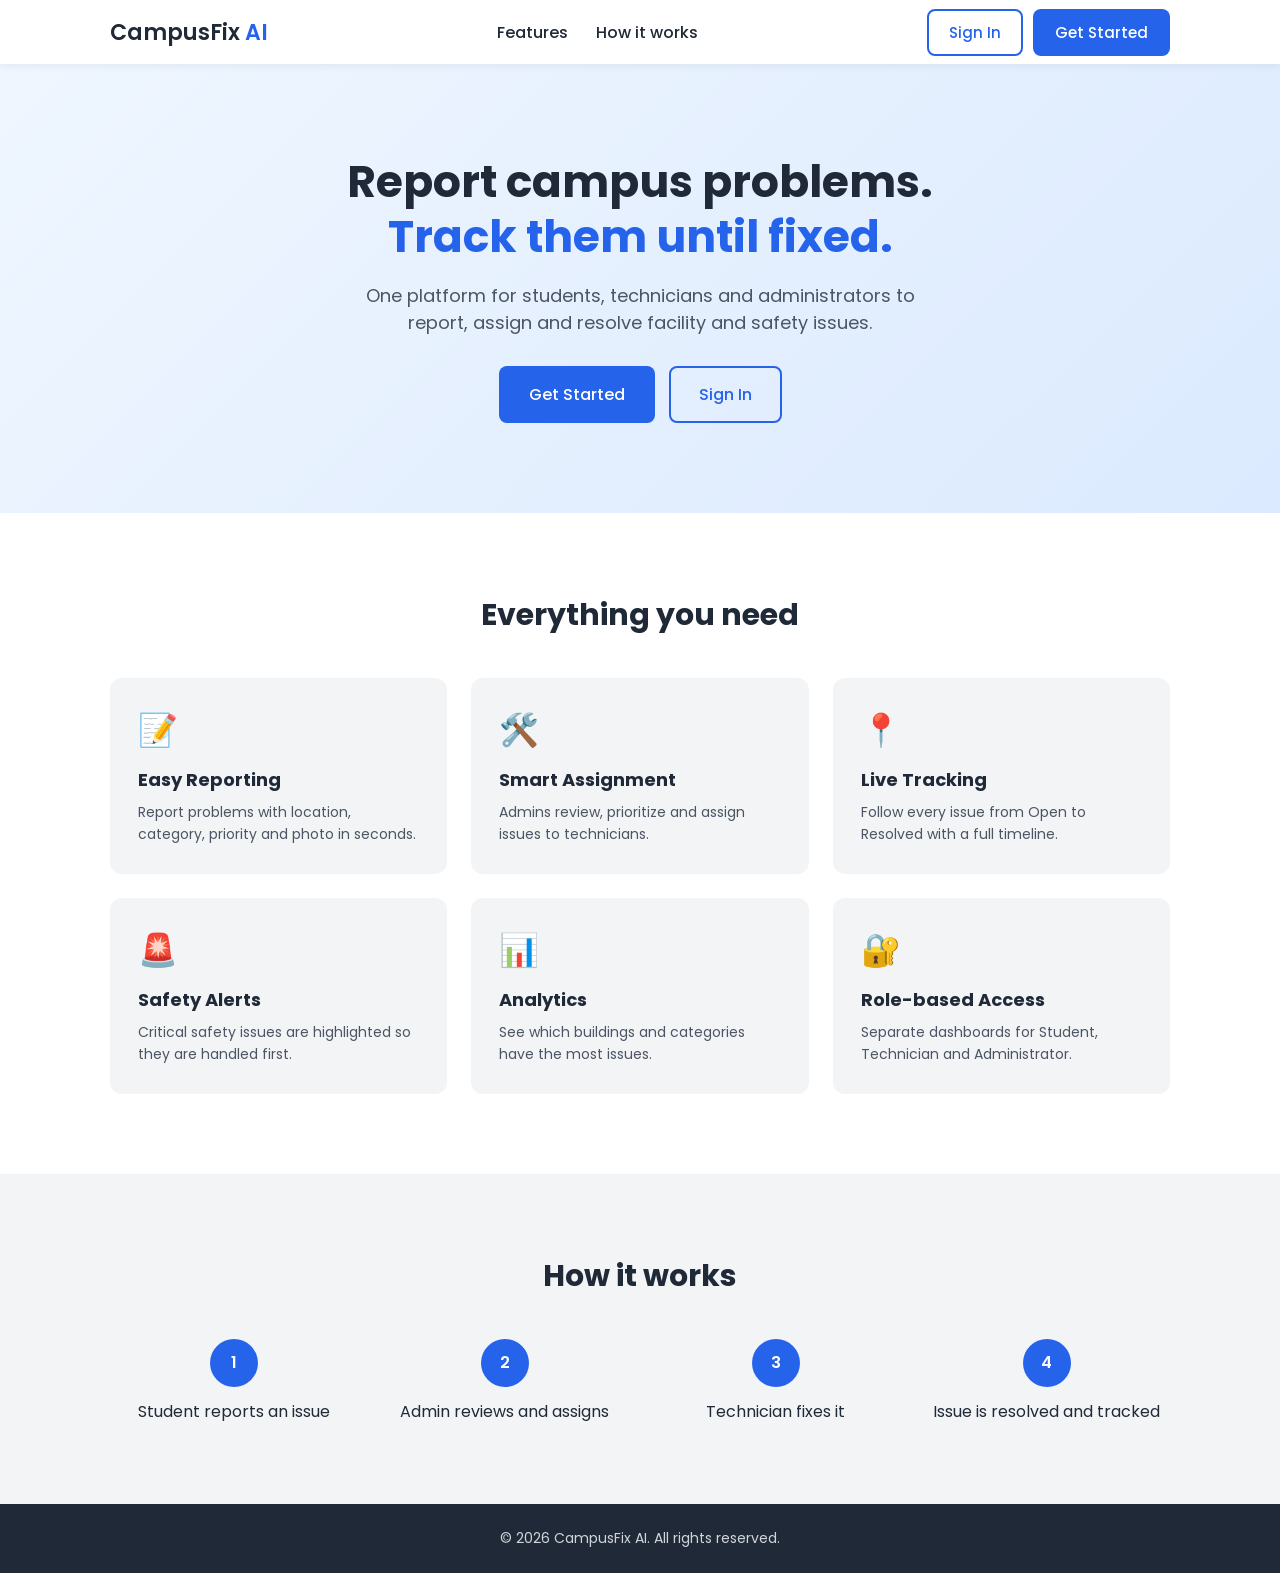
<file: index.html>
<!DOCTYPE html>
<html lang="en">
<head>
    <meta charset="UTF-8">
    <meta name="viewport" content="width=device-width, initial-scale=1.0">
    <title>CampusFix AI</title>
    <link rel="preconnect" href="https://fonts.googleapis.com">
<link href="https://fonts.googleapis.com/css2?family=Poppins:wght@400;500;600&display=swap" rel="stylesheet">
<link rel="stylesheet" href="css/style.css">
</head>
<body>
    <header class="navbar">
  <div class="container nav-inner">
    <a href="index.html" class="logo">CampusFix <span>AI</span></a>
    <nav class="nav-links">
      <a href="#features">Features</a>
      <a href="#how">How it works</a>
    </nav>
    <div class="nav-actions">
      <a href="pages/login.html" class="btn btn-outline">Sign In</a>
      <a href="pages/register.html" class="btn btn-primary">Get Started</a>
    </div>
  </div>
</header>

<section class="hero">
  <div class="container hero-inner">
    <h1>Report campus problems.<br><span>Track them until fixed.</span></h1>
    <p>One platform for students, technicians and administrators to report, assign and resolve facility and safety issues.</p>
    <div class="hero-actions">
      <a href="pages/register.html" class="btn btn-primary btn-lg">Get Started</a>
      <a href="pages/login.html" class="btn btn-outline btn-lg">Sign In</a>
    </div>
  </div>
</section>
<section class="features" id="features">
  <div class="container">
    <h2 class="section-title">Everything you need</h2>
    <div class="feature-grid">
      <div class="feature-card"><div class="icon">📝</div><h3>Easy Reporting</h3><p>Report problems with location, category, priority and photo in seconds.</p></div>
      <div class="feature-card"><div class="icon">🛠️</div><h3>Smart Assignment</h3><p>Admins review, prioritize and assign issues to technicians.</p></div>
      <div class="feature-card"><div class="icon">📍</div><h3>Live Tracking</h3><p>Follow every issue from Open to Resolved with a full timeline.</p></div>
      <div class="feature-card"><div class="icon">🚨</div><h3>Safety Alerts</h3><p>Critical safety issues are highlighted so they are handled first.</p></div>
      <div class="feature-card"><div class="icon">📊</div><h3>Analytics</h3><p>See which buildings and categories have the most issues.</p></div>
      <div class="feature-card"><div class="icon">🔐</div><h3>Role-based Access</h3><p>Separate dashboards for Student, Technician and Administrator.</p></div>
    </div>
  </div>
</section>

<section class="how" id="how">
  <div class="container">
    <h2 class="section-title">How it works</h2>
    <div class="steps">
      <div class="step"><span>1</span><p>Student reports an issue</p></div>
      <div class="step"><span>2</span><p>Admin reviews and assigns</p></div>
      <div class="step"><span>3</span><p>Technician fixes it</p></div>
      <div class="step"><span>4</span><p>Issue is resolved and tracked</p></div>
    </div>
  </div>
</section>

<footer class="footer">
  <p>© 2026 CampusFix AI. All rights reserved.</p>
</footer>
</body>
</html>
</file>
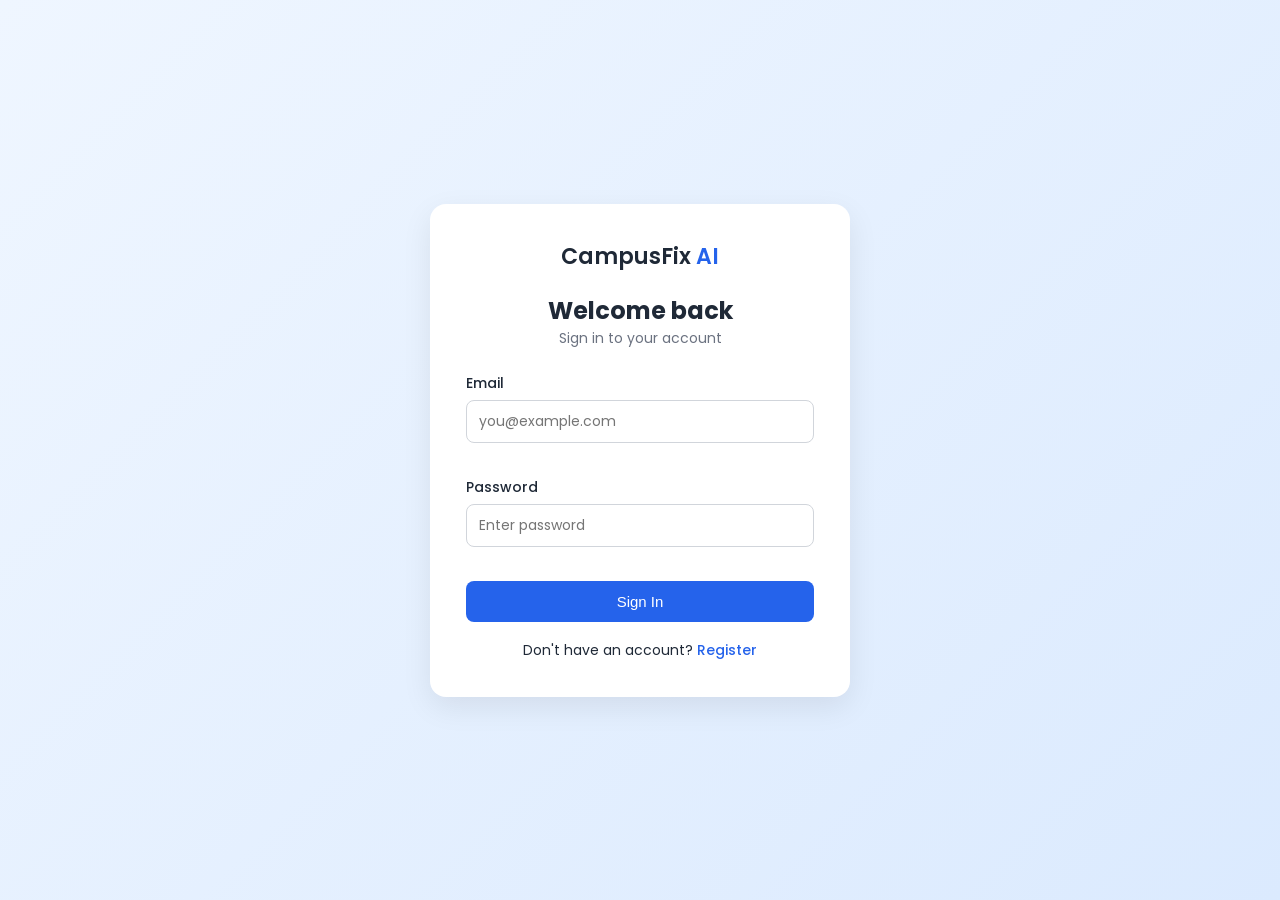
<file: pages/admin.html>
<!DOCTYPE html>
<html lang="en">
<head>
  <meta charset="UTF-8">
  <meta name="viewport" content="width=device-width, initial-scale=1.0">
  <title>All Issues - CampusFix AI</title>
  <link rel="preconnect" href="https://fonts.googleapis.com">
  <link href="https://fonts.googleapis.com/css2?family=Poppins:wght@400;500;600&display=swap" rel="stylesheet">
  <link rel="stylesheet" href="../css/style.css">
</head>
<body>
  <div class="app">
    <aside class="sidebar" id="sidebar"></aside>
    <div class="main">
      <header class="topbar" id="topbar"></header>
      <main class="content">
        <h1>All Issues</h1>
        <p class="page-sub">Review, prioritize and assign campus issues.</p>

        <div class="alert-critical" id="criticalAlert" hidden></div>

        <div class="card">
          <div class="toolbar">
            <input type="text" id="searchBox" class="search-input" placeholder="Search by ID, title, building or reporter">
            <select id="statusFilter" class="filter-select">
              <option value="">All status</option>
              <option value="Open">Open</option>
              <option value="In Progress">In Progress</option>
              <option value="Resolved">Resolved</option>
            </select>
            <span class="muted" id="countText"></span>
          </div>

          <div class="table-wrap">
            <table class="table">
              <thead>
                <tr>
                  <th>ID</th>
                  <th>Issue</th>
                  <th>Reporter</th>
                  <th>Priority</th>
                  <th>Status</th>
                  <th>Technician</th>
                  <th>Actions</th>
                </tr>
              </thead>
              <tbody id="issueBody"></tbody>
            </table>
          </div>
        </div>
      </main>
    </div>
  </div>

  <!-- Edit popup -->
  <div class="modal-overlay" id="editOverlay" hidden>
    <div class="modal modal-lg">
      <h3>Edit Issue</h3>
      <form id="editForm" novalidate>
        <input type="hidden" id="editId">
        <div class="form-group">
          <label for="editTitle">Title</label>
          <input type="text" id="editTitle">
        </div>
        <div class="form-row">
          <div class="form-group">
            <label for="editCategory">Category</label>
            <select id="editCategory"></select>
          </div>
          <div class="form-group">
            <label for="editStatus">Status</label>
            <select id="editStatus">
              <option value="Open">Open</option>
              <option value="In Progress">In Progress</option>
              <option value="Resolved">Resolved</option>
            </select>
          </div>
        </div>
        <div class="form-row">
          <div class="form-group">
            <label for="editBuilding">Building</label>
            <select id="editBuilding"></select>
          </div>
          <div class="form-group">
            <label for="editRoom">Room / Location</label>
            <input type="text" id="editRoom">
          </div>
        </div>
        <div class="form-group">
          <label for="editDescription">Description</label>
          <textarea id="editDescription" rows="3"></textarea>
        </div>
        <small class="error" id="editError"></small>
        <div class="modal-actions">
          <button type="button" class="btn btn-outline" id="editCancel">Cancel</button>
          <button type="submit" class="btn btn-primary">Save Changes</button>
        </div>
      </form>
    </div>
  </div>

  <script src="../js/seed.js"></script>
  <script src="../js/storage.js"></script>
  <script src="../js/auth.js"></script>
  <script src="../js/utils.js"></script>
  <script src="../js/layout.js"></script>
  <script src="../js/smart.js"></script>
  <script src="../js/admin.js"></script>
</body>
</html>
</file>
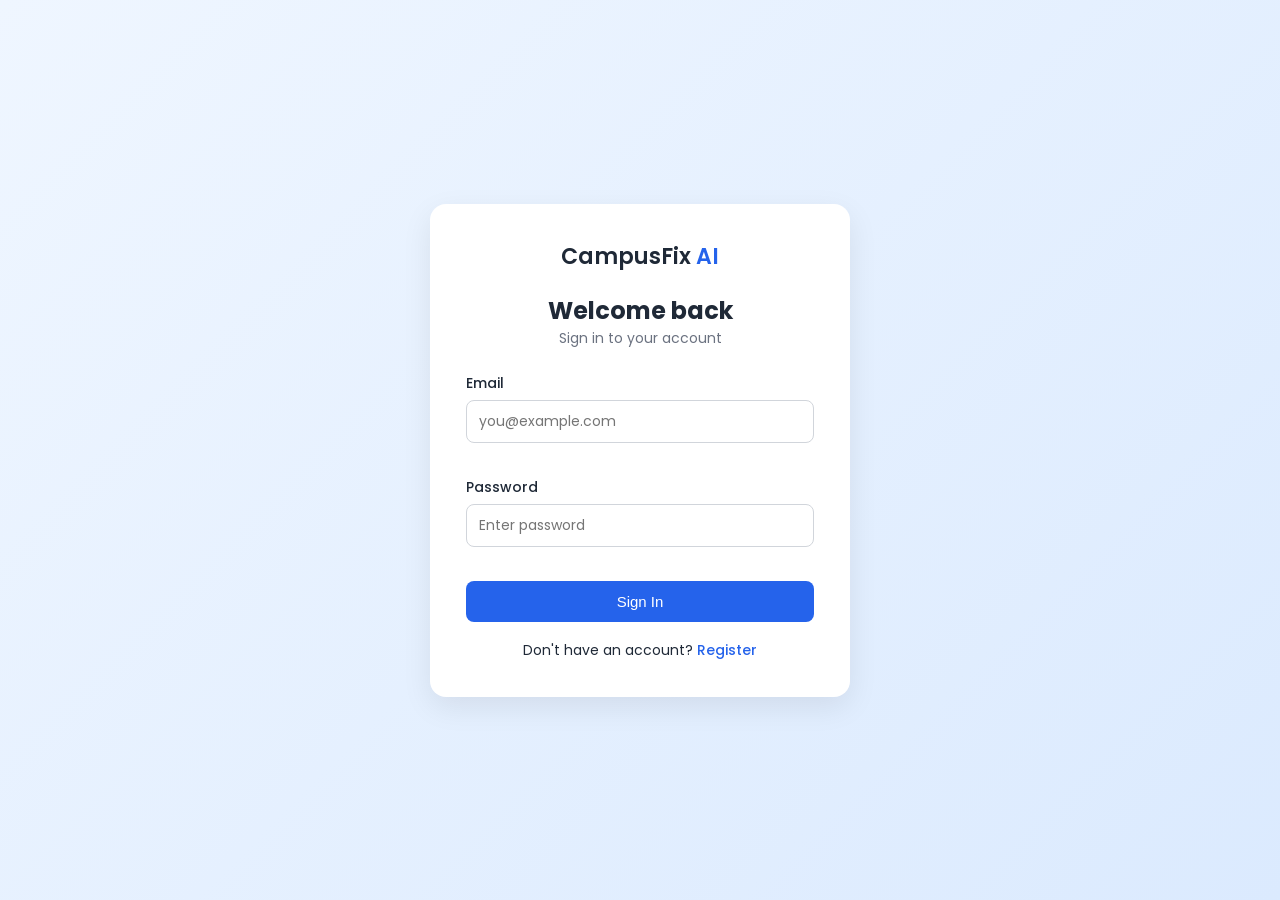
<file: pages/categories.html>
<!DOCTYPE html>
<html lang="en">
<head>
  <meta charset="UTF-8">
  <meta name="viewport" content="width=device-width, initial-scale=1.0">
  <title>Buildings & Categories - CampusFix AI</title>
  <link rel="preconnect" href="https://fonts.googleapis.com">
  <link href="https://fonts.googleapis.com/css2?family=Poppins:wght@400;500;600&display=swap" rel="stylesheet">
  <link rel="stylesheet" href="../css/style.css">
</head>
<body>
  <div class="app">
    <aside class="sidebar" id="sidebar"></aside>
    <div class="main">
      <header class="topbar" id="topbar"></header>
      <main class="content">
        <h1>Buildings & Categories</h1>
        <p class="page-sub">These lists are used in the issue report form and filters.</p>

        <div class="two-col">
          <!-- Buildings -->
          <div class="card">
            <h3 class="card-title">Buildings</h3>
            <div class="add-row">
              <input type="text" id="buildingInput" class="search-input" placeholder="New building name">
              <button class="btn btn-primary" data-add="buildings">Add</button>
            </div>
            <small class="error" id="buildingError"></small>
            <div class="table-wrap">
              <table class="table">
                <thead><tr><th>ID</th><th>Name</th><th>Used in</th><th>Actions</th></tr></thead>
                <tbody id="buildingBody"></tbody>
              </table>
            </div>
          </div>

          <!-- Categories -->
          <div class="card">
            <h3 class="card-title">Categories</h3>
            <div class="add-row">
              <input type="text" id="categoryInput" class="search-input" placeholder="New category name">
              <button class="btn btn-primary" data-add="categories">Add</button>
            </div>
            <small class="error" id="categoryError"></small>
            <div class="table-wrap">
              <table class="table">
                <thead><tr><th>ID</th><th>Name</th><th>Used in</th><th>Actions</th></tr></thead>
                <tbody id="categoryBody"></tbody>
              </table>
            </div>
          </div>
        </div>
      </main>
    </div>
  </div>

  <!-- Edit popup -->
  <div class="modal-overlay" id="editOverlay" hidden>
    <div class="modal">
      <h3 id="editTitle">Edit</h3>
      <form id="editForm" novalidate>
        <div class="form-group">
          <label for="editName">Name</label>
          <input type="text" id="editName">
          <small class="error" id="editNameError"></small>
        </div>
        <div class="modal-actions">
          <button type="button" class="btn btn-outline" id="editCancel">Cancel</button>
          <button type="submit" class="btn btn-primary">Save</button>
        </div>
      </form>
    </div>
  </div>

  <script src="../js/seed.js"></script>
  <script src="../js/storage.js"></script>
  <script src="../js/auth.js"></script>
  <script src="../js/utils.js"></script>
  <script src="../js/layout.js"></script>
  <script src="../js/categories.js"></script>
</body>
</html>
</file>
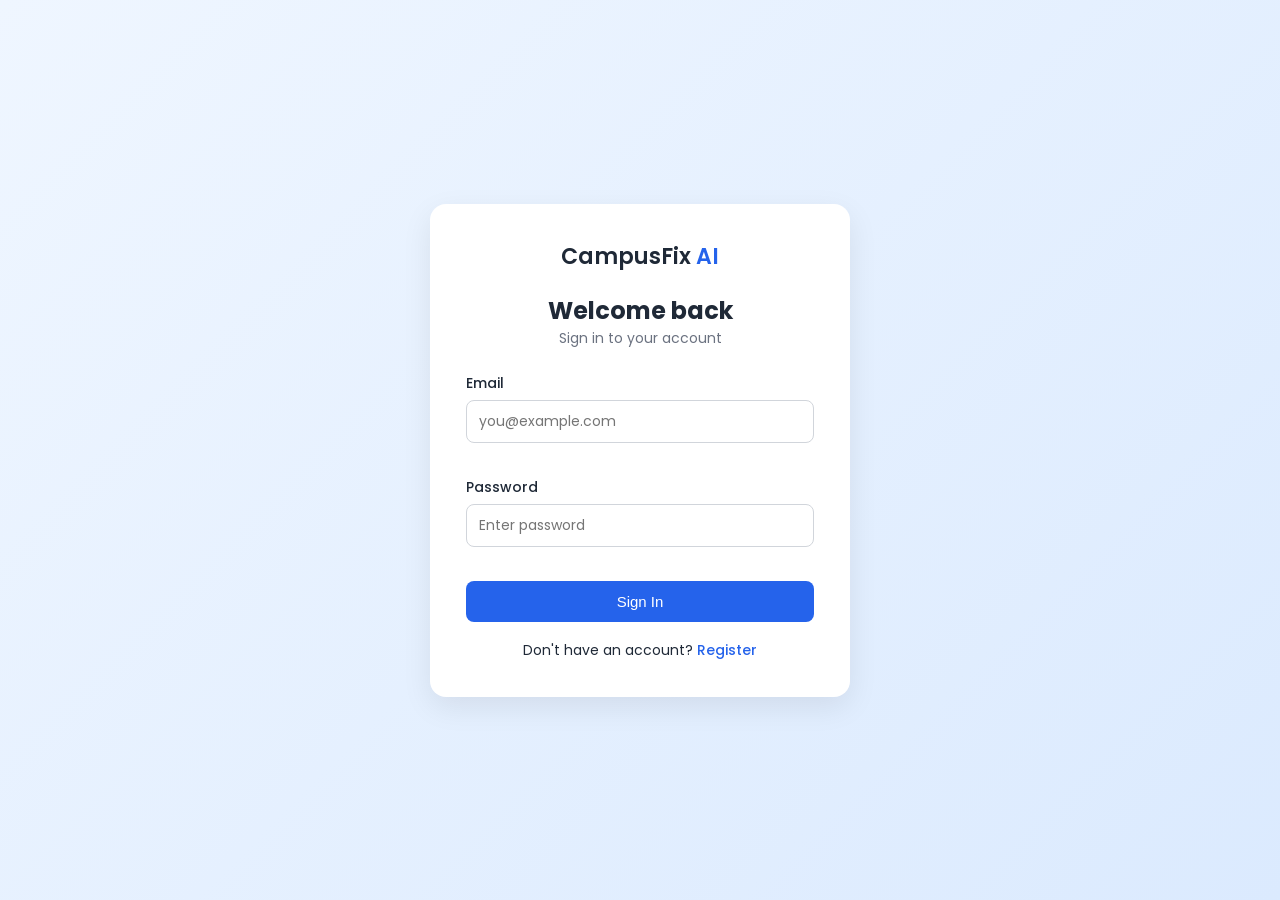
<file: pages/dashboard.html>
<!DOCTYPE html>
<html lang="en">
<head>
  <meta charset="UTF-8">
  <meta name="viewport" content="width=device-width, initial-scale=1.0">
  <title>Dashboard - CampusFix AI</title>
  <link rel="preconnect" href="https://fonts.googleapis.com">
  <link href="https://fonts.googleapis.com/css2?family=Poppins:wght@400;500;600&display=swap" rel="stylesheet">
  <link rel="stylesheet" href="../css/style.css">
</head>
<body>
  <div class="app">
    <aside class="sidebar" id="sidebar"></aside>
    <div class="main">
      <header class="topbar" id="topbar"></header>
      <main class="content">
        <h1 id="welcome"></h1>
        <p class="page-sub">Here is a quick overview of campus issues.</p>

        <div class="stat-grid" id="statGrid"></div>

        <div class="dash-grid">
          <div class="card">
            <h3 class="card-title">Recent Activity</h3>
            <div id="activityList"></div>
          </div>
          <div class="card">
            <h3 class="card-title">Quick Links</h3>
            <div id="quickLinks" class="quick-links"></div>
          </div>
        </div>
      </main>
    </div>
  </div>

  <script src="../js/seed.js"></script>
  <script src="../js/storage.js"></script>
  <script src="../js/auth.js"></script>
  <script src="../js/utils.js"></script>
  <script src="../js/layout.js"></script>
  <script src="../js/dashboard.js"></script>
</body>
</html>
</file>
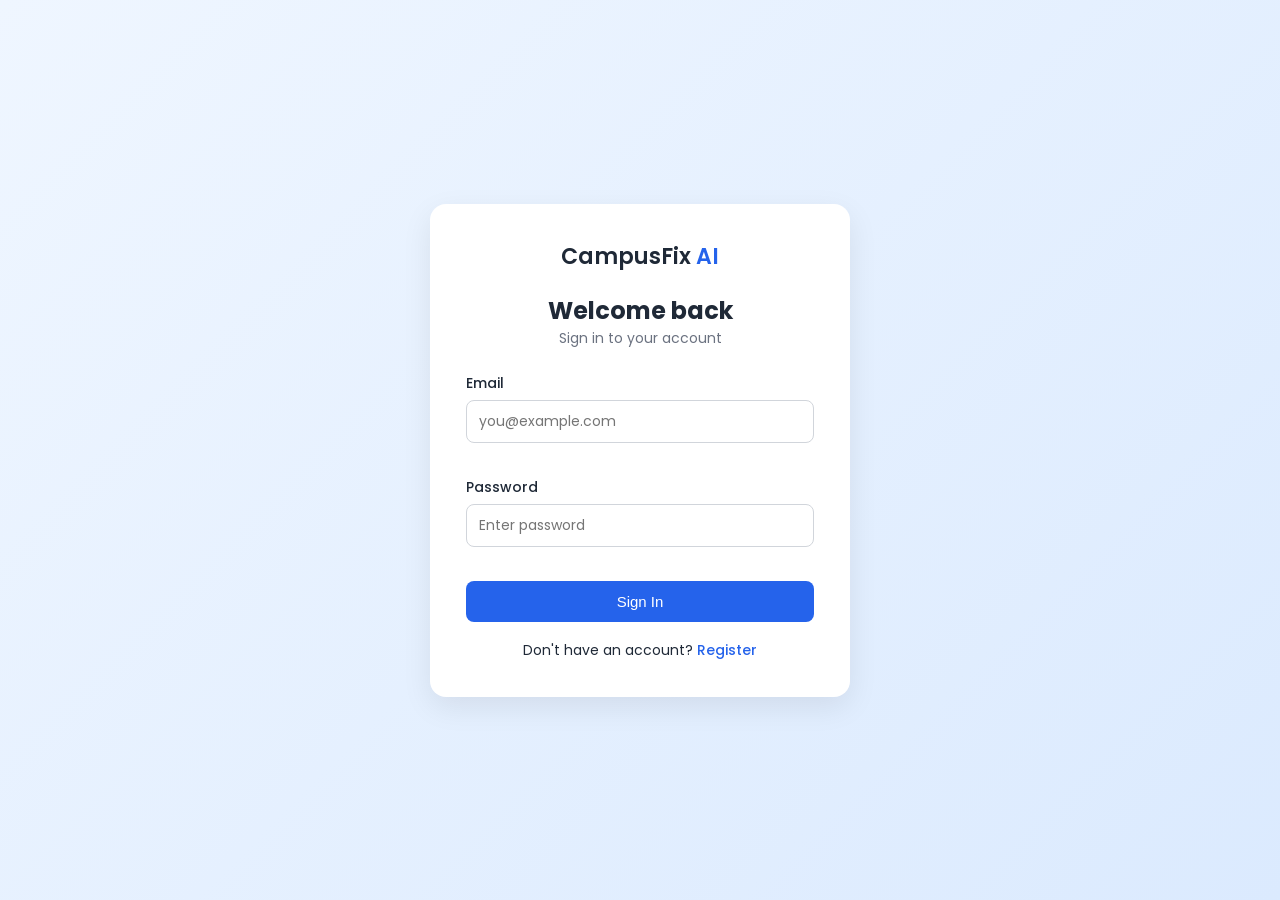
<file: pages/details.html>
<!DOCTYPE html>
<html lang="en">
<head>
  <meta charset="UTF-8">
  <meta name="viewport" content="width=device-width, initial-scale=1.0">
  <title>Issue Details - CampusFix AI</title>
  <link rel="preconnect" href="https://fonts.googleapis.com">
  <link href="https://fonts.googleapis.com/css2?family=Poppins:wght@400;500;600&display=swap" rel="stylesheet">
  <link rel="stylesheet" href="../css/style.css">
</head>
<body>
  <div class="app">
    <aside class="sidebar" id="sidebar"></aside>
    <div class="main">
      <header class="topbar" id="topbar"></header>
      <main class="content">
        <a href="dashboard.html" id="backLink" class="back-link">← Back</a>
        <div id="detailBox"></div>
      </main>
    </div>
  </div>

  <script src="../js/seed.js"></script>
  <script src="../js/storage.js"></script>
  <script src="../js/auth.js"></script>
  <script src="../js/utils.js"></script>
  <script src="../js/layout.js"></script>
  <script src="../js/details.js"></script>
</body>
</html>
</file>
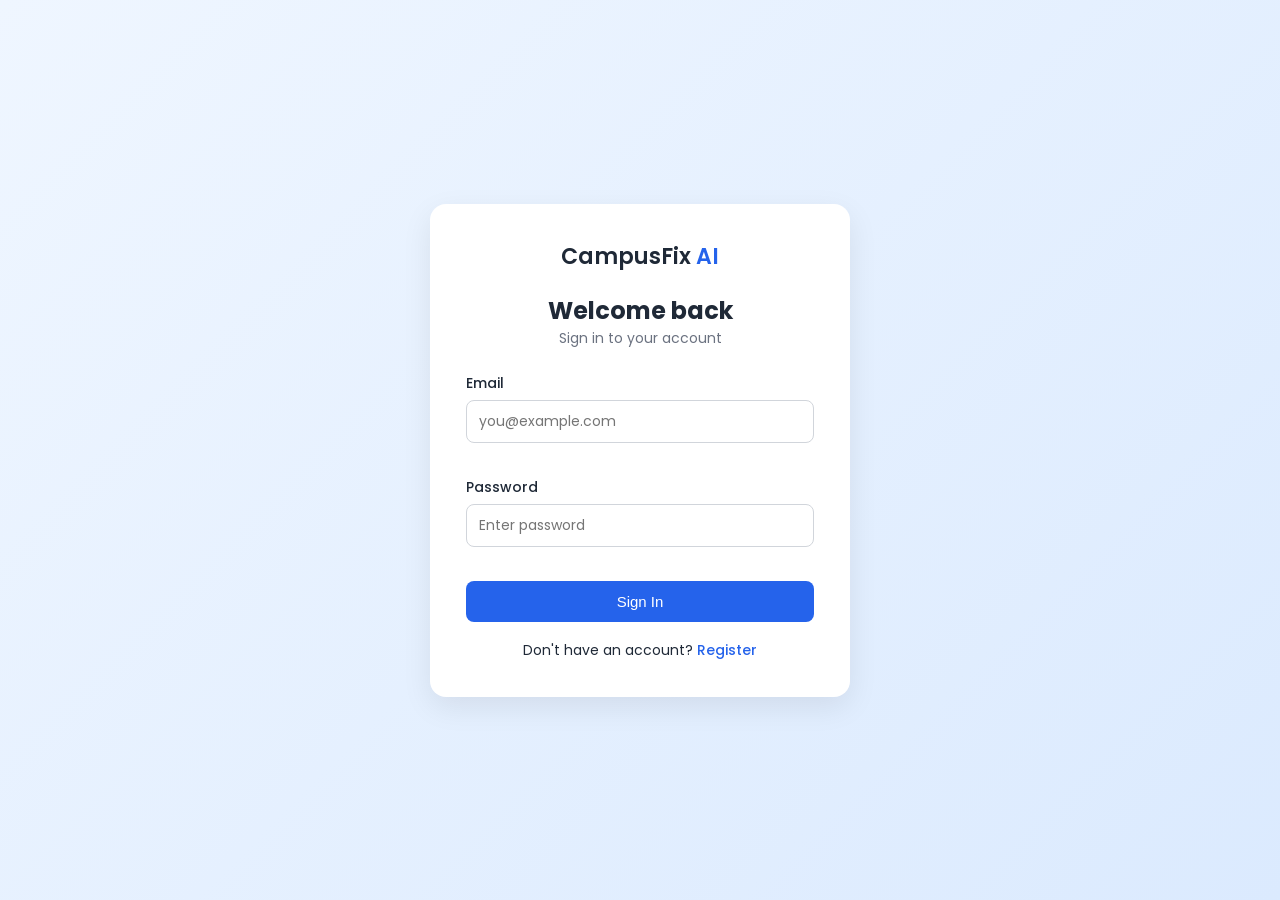
<file: pages/login.html>
<!DOCTYPE html>
<html lang="en">
<head>
  <meta charset="UTF-8">
  <meta name="viewport" content="width=device-width, initial-scale=1.0">
  <title>Login - CampusFix AI</title>
  <link rel="preconnect" href="https://fonts.googleapis.com">
  <link href="https://fonts.googleapis.com/css2?family=Poppins:wght@400;500;600&display=swap" rel="stylesheet">
  <link rel="stylesheet" href="../css/style.css">
</head>
<body class="auth-body">
  <div class="auth-card">
    <a href="../index.html" class="logo">CampusFix <span>AI</span></a>
    <h2>Welcome back</h2>
    <p class="auth-sub">Sign in to your account</p>

    <form id="loginForm" novalidate>
      <div class="form-group">
        <label for="email">Email</label>
        <input type="email" id="email" placeholder="you@example.com">
        <small class="error" id="emailError"></small>
      </div>
      <div class="form-group">
        <label for="password">Password</label>
        <input type="password" id="password" placeholder="Enter password">
        <small class="error" id="passwordError"></small>
      </div>
      <button type="submit" class="btn btn-primary btn-full">Sign In</button>
    </form>

    <p class="auth-switch">Don't have an account? <a href="register.html">Register</a></p>
  </div>
  <script src="../js/seed.js"></script>
  <script src="../js/storage.js"></script>
  <script src="../js/auth.js"></script>
  <script src="../js/auth-validation.js"></script>
</body>
</html>
</file>
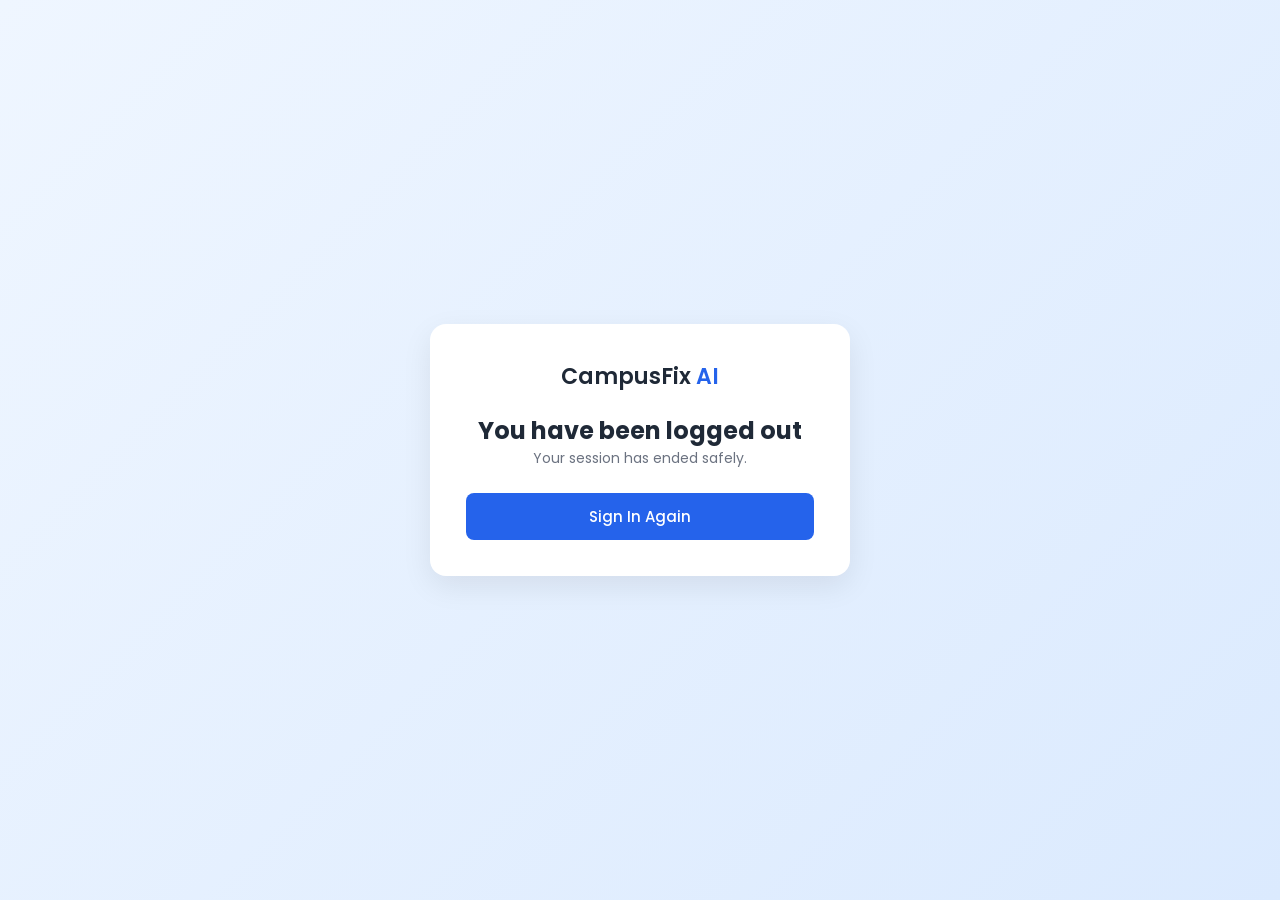
<file: pages/logout.html>
<!DOCTYPE html>
<html lang="en">
<head>
  <meta charset="UTF-8">
  <meta name="viewport" content="width=device-width, initial-scale=1.0">
  <title>Logged out - CampusFix AI</title>
  <link rel="preconnect" href="https://fonts.googleapis.com">
  <link href="https://fonts.googleapis.com/css2?family=Poppins:wght@400;500;600&display=swap" rel="stylesheet">
  <link rel="stylesheet" href="../css/style.css">
</head>
<body class="auth-body">
  <div class="auth-card" style="text-align: center;">
    <a href="../index.html" class="logo">CampusFix <span>AI</span></a>
    <h2>You have been logged out</h2>
    <p class="auth-sub">Your session has ended safely.</p>
    <a href="login.html" class="btn btn-primary btn-full">Sign In Again</a>
  </div>
</body>
</html>
</file>
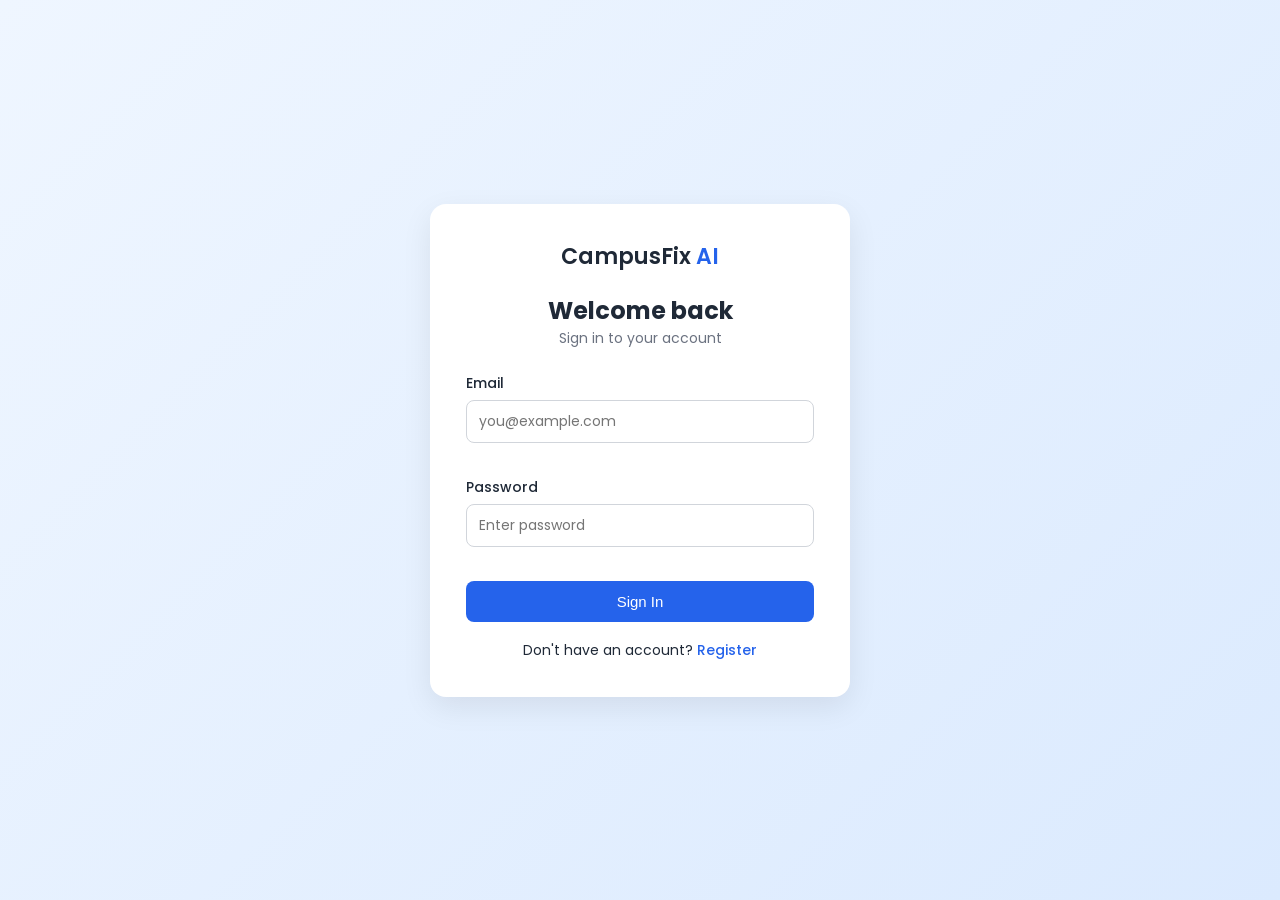
<file: pages/profile.html>
<!DOCTYPE html>
<html lang="en">
<head>
  <meta charset="UTF-8">
  <meta name="viewport" content="width=device-width, initial-scale=1.0">
  <title>Profile - CampusFix AI</title>
  <link rel="preconnect" href="https://fonts.googleapis.com">
  <link href="https://fonts.googleapis.com/css2?family=Poppins:wght@400;500;600&display=swap" rel="stylesheet">
  <link rel="stylesheet" href="../css/style.css">
</head>
<body>
  <div class="app">
    <aside class="sidebar" id="sidebar"></aside>
    <div class="main">
      <header class="topbar" id="topbar"></header>
      <main class="content">
        <h1>My Profile</h1>
        <p class="page-sub">View and update your account information.</p>

        <div class="profile-grid">
          <!-- Summary -->
          <div class="card profile-card">
            <div class="avatar" id="avatar"></div>
            <h2 id="pTitle"></h2>
            <p class="muted" id="pMail"></p>
            <div id="pRole" style="margin: 10px 0 18px;"></div>
            <div class="profile-stats" id="pStats"></div>
          </div>

          <div>
            <!-- Edit info -->
            <div class="card" style="margin-bottom: 20px;">
              <h3 class="card-title">Edit Information</h3>
              <form id="profileForm" novalidate>
                <div class="form-group">
                  <label for="pName">Full Name</label>
                  <input type="text" id="pName">
                  <small class="error" id="pNameError"></small>
                </div>
                <div class="form-group">
                  <label for="pEmail">Email</label>
                  <input type="email" id="pEmail">
                  <small class="error" id="pEmailError"></small>
                </div>
                <div class="form-group">
                  <label for="pRoleInput">Role</label>
                  <input type="text" id="pRoleInput" disabled>
                  <small class="muted">Role can only be changed by an administrator.</small>
                </div>
                <button type="submit" class="btn btn-primary">Save Changes</button>
              </form>
            </div>

            <!-- Change password -->
            <div class="card" style="margin-bottom: 20px;">
              <h3 class="card-title">Change Password</h3>
              <form id="passwordForm" novalidate>
                <div class="form-group">
                  <label for="curPass">Current Password</label>
                  <input type="password" id="curPass">
                  <small class="error" id="curPassError"></small>
                </div>
                <div class="form-row">
                  <div class="form-group">
                    <label for="newPass">New Password</label>
                    <input type="password" id="newPass" placeholder="Minimum 8 characters">
                    <small class="error" id="newPassError"></small>
                  </div>
                  <div class="form-group">
                    <label for="confPass">Confirm New Password</label>
                    <input type="password" id="confPass">
                    <small class="error" id="confPassError"></small>
                  </div>
                </div>
                <button type="submit" class="btn btn-primary">Update Password</button>
              </form>
            </div>

            <!-- Delete account -->
            <div class="card danger-zone">
              <h3 class="card-title">Delete Account</h3>
              <p class="muted" style="margin-bottom: 14px;">This permanently removes your account. This cannot be undone.</p>
              <div class="form-group">
                <label for="delPass">Enter your password to confirm</label>
                <input type="password" id="delPass">
                <small class="error" id="delPassError"></small>
              </div>
              <button type="button" class="btn btn-danger" id="deleteBtn">Delete My Account</button>
            </div>
          </div>
        </div>
      </main>
    </div>
  </div>

  <script src="../js/seed.js"></script>
  <script src="../js/storage.js"></script>
  <script src="../js/auth.js"></script>
  <script src="../js/utils.js"></script>
  <script src="../js/layout.js"></script>
  <script src="../js/profile.js"></script>
</body>
</html>
</file>
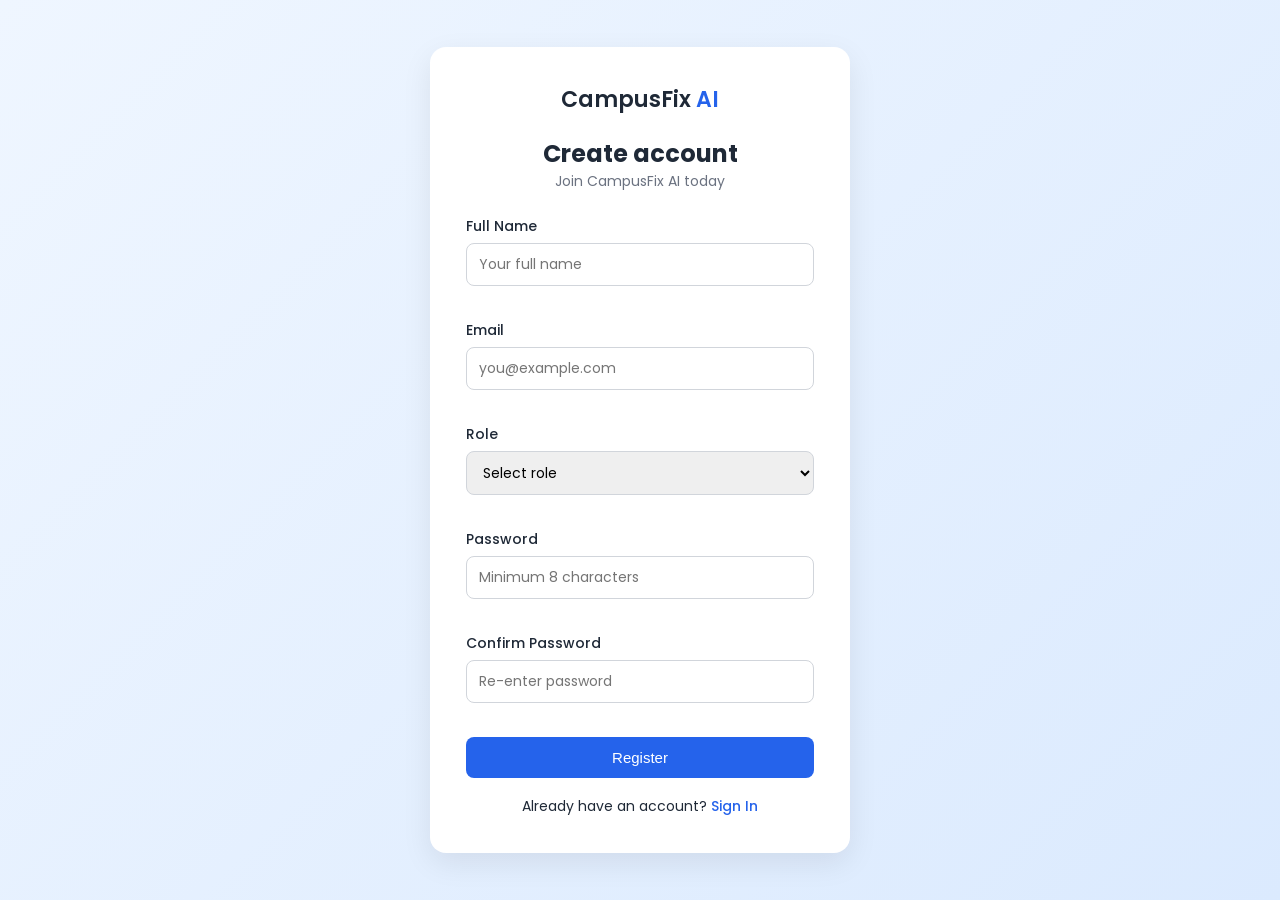
<file: pages/register.html>
<!DOCTYPE html>
<html lang="en">
<head>
  <meta charset="UTF-8">
  <meta name="viewport" content="width=device-width, initial-scale=1.0">
  <title>Register - CampusFix AI</title>
  <link rel="preconnect" href="https://fonts.googleapis.com">
  <link href="https://fonts.googleapis.com/css2?family=Poppins:wght@400;500;600&display=swap" rel="stylesheet">
  <link rel="stylesheet" href="../css/style.css">
</head>
<body class="auth-body">
  <div class="auth-card">
    <a href="../index.html" class="logo">CampusFix <span>AI</span></a>
    <h2>Create account</h2>
    <p class="auth-sub">Join CampusFix AI today</p>

    <form id="registerForm" novalidate>
      <div class="form-group">
        <label for="name">Full Name</label>
        <input type="text" id="name" placeholder="Your full name">
        <small class="error" id="nameError"></small>
      </div>
      <div class="form-group">
        <label for="email">Email</label>
        <input type="email" id="email" placeholder="you@example.com">
        <small class="error" id="emailError"></small>
      </div>
      <div class="form-group">
        <label for="role">Role</label>
        <select id="role">
          <option value="">Select role</option>
          <option value="student">Student</option>
          <option value="technician">Technician</option>
          <option value="admin">Administrator</option>
        </select>
        <small class="error" id="roleError"></small>
      </div>
      <div class="form-group">
        <label for="password">Password</label>
        <input type="password" id="password" placeholder="Minimum 8 characters">
        <small class="error" id="passwordError"></small>
      </div>
      <div class="form-group">
        <label for="confirmPassword">Confirm Password</label>
        <input type="password" id="confirmPassword" placeholder="Re-enter password">
        <small class="error" id="confirmError"></small>
      </div>
      <button type="submit" class="btn btn-primary btn-full">Register</button>
    </form>

    <p class="auth-switch">Already have an account? <a href="login.html">Sign In</a></p>
  </div>
  <script src="../js/seed.js"></script>
  <script src="../js/storage.js"></script>
  <script src="../js/auth.js"></script>
  <script src="../js/auth-validation.js"></script>
</body>
</html>
</file>
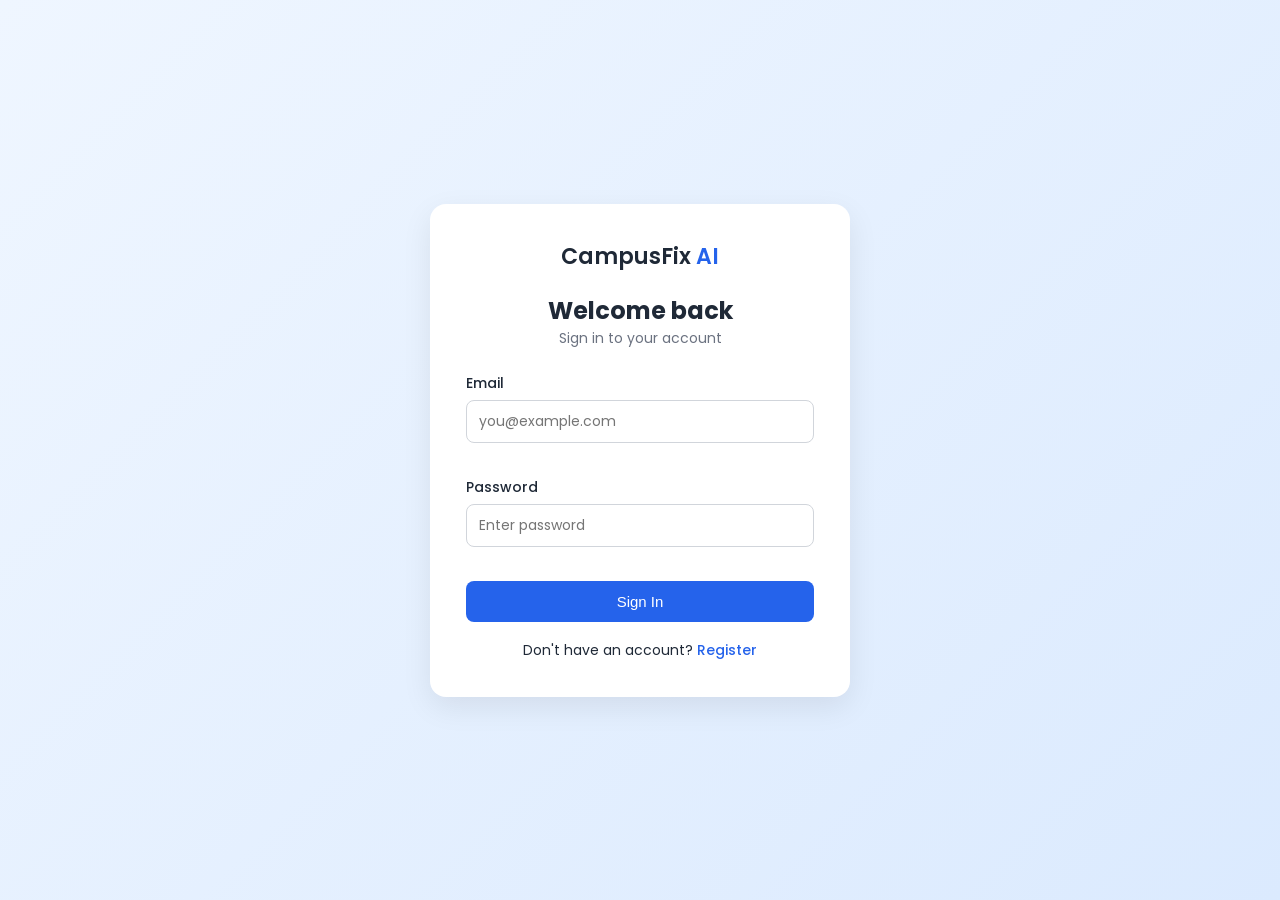
<file: pages/report.html>
<!DOCTYPE html>
<html lang="en">
<head>
  <meta charset="UTF-8">
  <meta name="viewport" content="width=device-width, initial-scale=1.0">
  <title>Report New Issue - CampusFix AI</title>
  <link rel="preconnect" href="https://fonts.googleapis.com">
  <link href="https://fonts.googleapis.com/css2?family=Poppins:wght@400;500;600&display=swap" rel="stylesheet">
  <link rel="stylesheet" href="../css/style.css">
</head>
<body>
  <div class="app">
    <aside class="sidebar" id="sidebar"></aside>
    <div class="main">
      <header class="topbar" id="topbar"></header>
      <main class="content">
        <h1>Report New Issue</h1>
        <p class="page-sub">Describe the problem so it can be reviewed and fixed.</p>

        <div class="card form-card" id="formCard">
          <form id="reportForm" novalidate>
            <div class="form-group">
              <label for="title">Title</label>
              <input type="text" id="title" placeholder="Example: Broken fan in classroom">
              <small class="error" id="titleError"></small>
            </div>

            <div class="form-row">
              <div class="form-group">
                <label for="category">Category</label>
                <select id="category"></select>
                <small class="error" id="categoryError"></small>
              </div>
              <div class="form-group">
                <label for="priority">Priority</label>
                <select id="priority">
                  <option value="Normal">Normal</option>
                  <option value="High">High</option>
                  <option value="Critical">Critical</option>
                </select>
              </div>
            </div>

            <div class="form-row">
              <div class="form-group">
                <label for="building">Building</label>
                <select id="building"></select>
                <small class="error" id="buildingError"></small>
              </div>
              <div class="form-group">
                <label for="room">Room / Exact location</label>
                <input type="text" id="room" placeholder="Example: Room 204">
                <small class="error" id="roomError"></small>
              </div>
            </div>

            <div class="form-group">
              <label for="description">Description</label>
              <textarea id="description" rows="4" placeholder="Explain the problem in detail"></textarea>
              <small class="error" id="descriptionError"></small>
            </div>

            <div class="form-group">
              <label for="photo">Photo (optional, max 500 KB)</label>
              <input type="file" id="photo" accept="image/*">
              <small class="error" id="photoError"></small>
              <div class="photo-preview" id="photoPreview" hidden>
                <img id="previewImg" alt="Preview">
                <button type="button" class="btn btn-outline btn-sm" id="removePhoto">Remove photo</button>
              </div>
            </div>
                        <div class="smart-box" id="smartBox" hidden>
              <div>
                <strong>💡 Smart suggestion</strong>
                <p id="smartText"></p>
              </div>
              <button type="button" class="btn btn-outline btn-sm" id="applySmart">Apply</button>
            </div>

            <button type="submit" class="btn btn-primary">Submit Report</button>
          </form>
        </div>

        <div class="card success-box" id="successBox" hidden>
          <div class="success-icon">✅</div>
          <h2>Report submitted</h2>
          <p>Your Report ID is</p>
          <div class="report-id" id="reportId"></div>
          <div class="success-actions">
            <button class="btn btn-outline" id="newReportBtn">Report another issue</button>
            <a href="student.html" class="btn btn-primary">View my reports</a>
          </div>
        </div>
      </main>
    </div>
  </div>

  <script src="../js/seed.js"></script>
  <script src="../js/storage.js"></script>
  <script src="../js/auth.js"></script>
  <script src="../js/utils.js"></script>
  <script src="../js/layout.js"></script>
  <script src="../js/smart.js"></script>
  <script src="../js/report.js"></script>
</body>
</html>
</file>
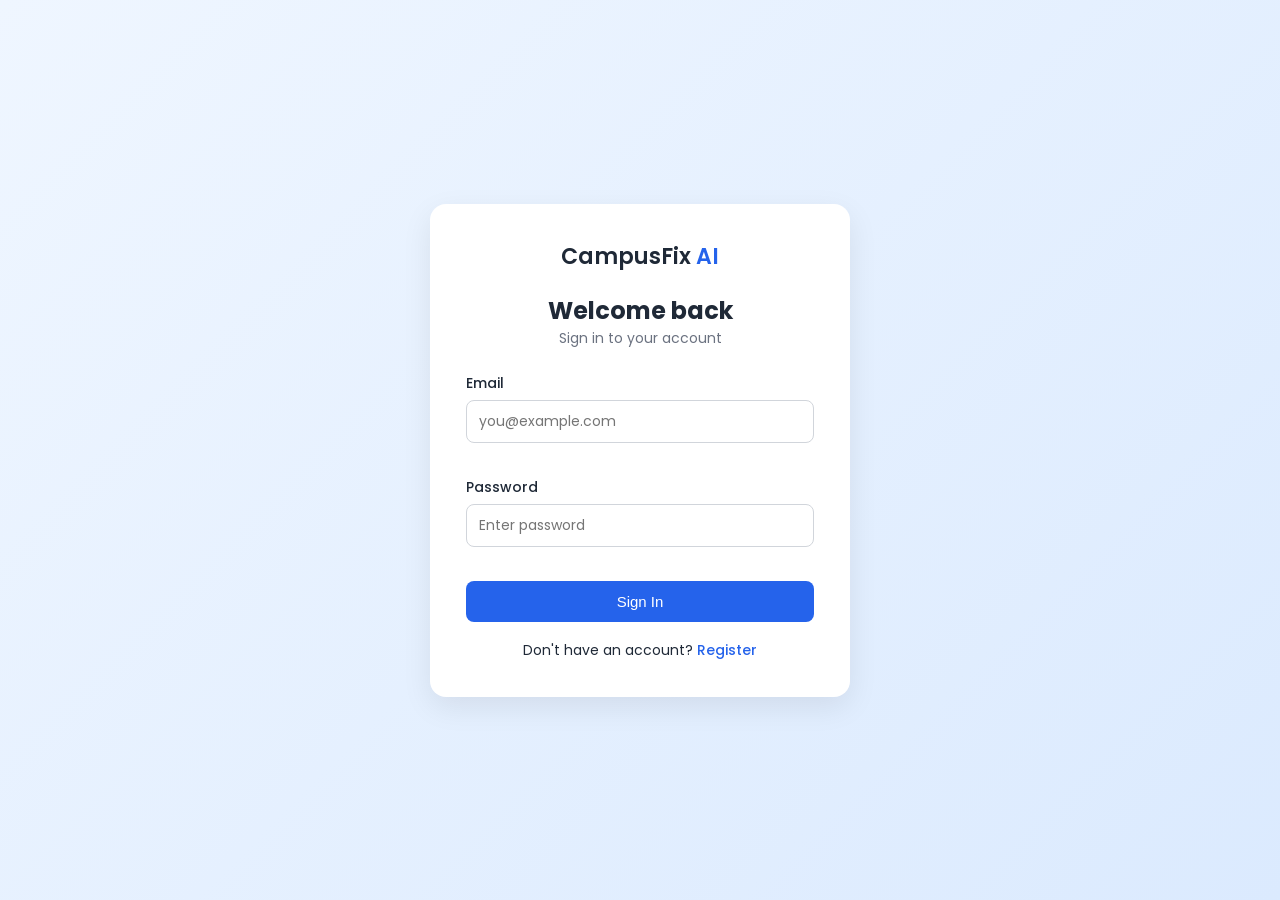
<file: pages/student.html>
<!DOCTYPE html>
<html lang="en">
<head>
  <meta charset="UTF-8">
  <meta name="viewport" content="width=device-width, initial-scale=1.0">
  <title>My Reports - CampusFix AI</title>
  <link rel="preconnect" href="https://fonts.googleapis.com">
  <link href="https://fonts.googleapis.com/css2?family=Poppins:wght@400;500;600&display=swap" rel="stylesheet">
  <link rel="stylesheet" href="../css/style.css">
</head>
<body>
  <div class="app">
    <aside class="sidebar" id="sidebar"></aside>
    <div class="main">
      <header class="topbar" id="topbar"></header>
      <main class="content">
        <div class="page-head">
          <div>
            <h1>My Reports</h1>
            <p class="page-sub" id="countText"></p>
          </div>
          <a href="report.html" class="btn btn-primary">+ New Report</a>
        </div>

        <div class="card">
          <div class="table-wrap">
            <table class="table">
              <thead>
                <tr>
                  <th>ID</th>
                  <th>Title</th>
                  <th>Category</th>
                  <th>Priority</th>
                  <th>Status</th>
                  <th>Latest update</th>
                  <th>Date</th>
                  <th>Actions</th>
                </tr>
              </thead>
              <tbody id="issueBody"></tbody>
            </table>
          </div>
        </div>
      </main>
    </div>
  </div>

  <!-- Edit popup -->
  <div class="modal-overlay" id="editOverlay" hidden>
    <div class="modal modal-lg">
      <h3>Edit Report</h3>
      <form id="editForm" novalidate>
        <input type="hidden" id="editId">
        <div class="form-group">
          <label for="editTitle">Title</label>
          <input type="text" id="editTitle">
        </div>
        <div class="form-row">
          <div class="form-group">
            <label for="editCategory">Category</label>
            <select id="editCategory"></select>
          </div>
          <div class="form-group">
            <label for="editPriority">Priority</label>
            <select id="editPriority">
              <option value="Normal">Normal</option>
              <option value="High">High</option>
              <option value="Critical">Critical</option>
            </select>
          </div>
        </div>
        <div class="form-row">
          <div class="form-group">
            <label for="editBuilding">Building</label>
            <select id="editBuilding"></select>
          </div>
          <div class="form-group">
            <label for="editRoom">Room / Location</label>
            <input type="text" id="editRoom">
          </div>
        </div>
        <div class="form-group">
          <label for="editDescription">Description</label>
          <textarea id="editDescription" rows="3"></textarea>
        </div>
        <small class="error" id="editError"></small>
        <div class="modal-actions">
          <button type="button" class="btn btn-outline" id="editCancel">Cancel</button>
          <button type="submit" class="btn btn-primary">Save Changes</button>
        </div>
      </form>
    </div>
  </div>

  <script src="../js/seed.js"></script>
  <script src="../js/storage.js"></script>
  <script src="../js/auth.js"></script>
  <script src="../js/utils.js"></script>
  <script src="../js/layout.js"></script>
  <script src="../js/student.js"></script>
</body>
</html>
</file>
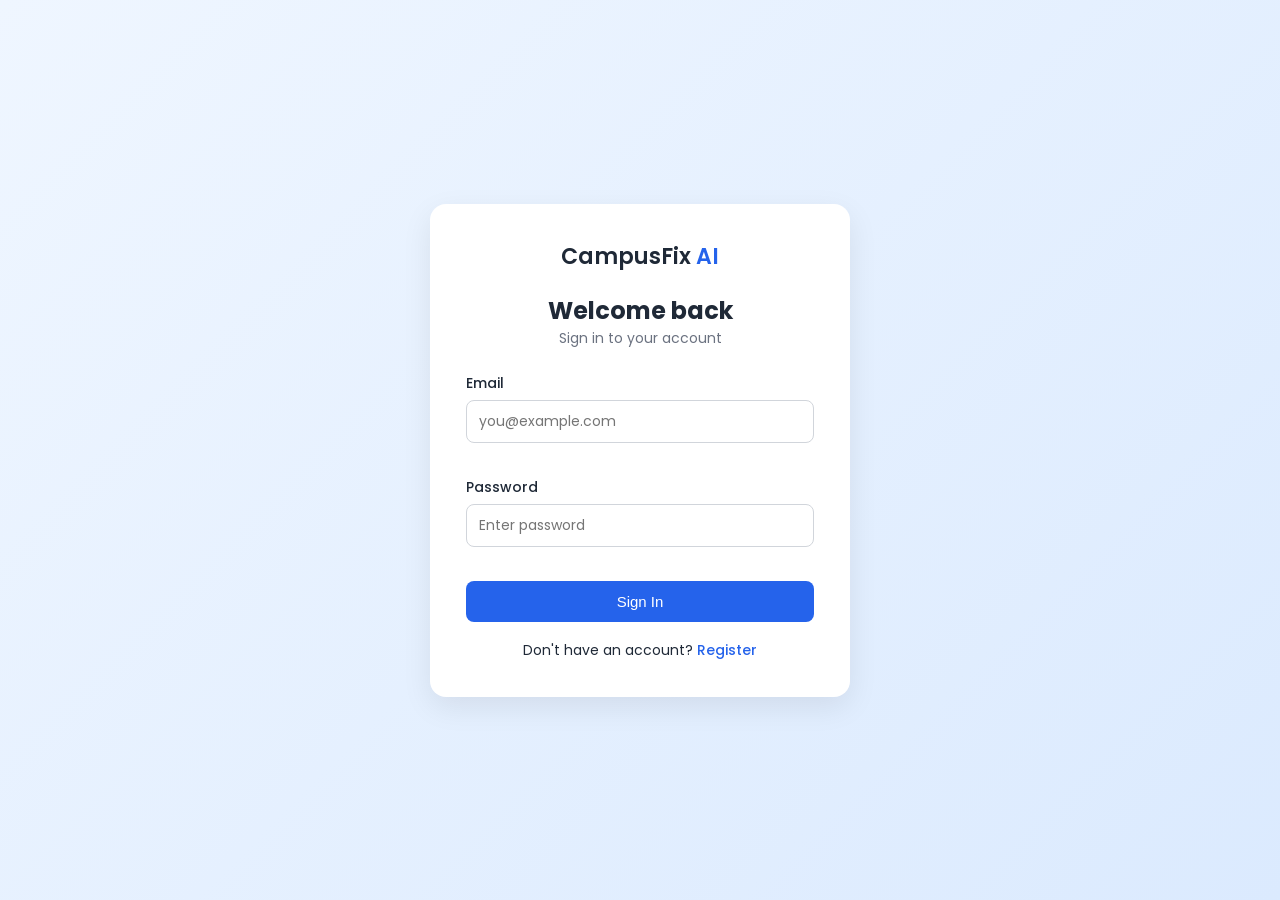
<file: pages/technician.html>
<!DOCTYPE html>
<html lang="en">
<head>
  <meta charset="UTF-8">
  <meta name="viewport" content="width=device-width, initial-scale=1.0">
  <title>My Tasks - CampusFix AI</title>
  <link rel="preconnect" href="https://fonts.googleapis.com">
  <link href="https://fonts.googleapis.com/css2?family=Poppins:wght@400;500;600&display=swap" rel="stylesheet">
  <link rel="stylesheet" href="../css/style.css">
</head>
<body>
  <div class="app">
    <aside class="sidebar" id="sidebar"></aside>
    <div class="main">
      <header class="topbar" id="topbar"></header>
      <main class="content">
        <h1>My Tasks</h1>
        <p class="page-sub">Issues assigned to you. Urgent tasks are shown first.</p>

        <div class="toolbar">
          <select id="statusFilter" class="filter-select">
            <option value="">All status</option>
            <option value="Open">Open</option>
            <option value="In Progress">In Progress</option>
            <option value="Resolved">Resolved</option>
          </select>
          <span class="muted" id="countText"></span>
        </div>

        <div class="task-grid" id="taskList"></div>
      </main>
    </div>
  </div>

  <!-- Add / Edit note popup -->
  <div class="modal-overlay" id="noteOverlay" hidden>
    <div class="modal">
      <h3 id="noteTitle">Add Note</h3>
      <form id="noteForm" novalidate>
        <div class="form-group">
          <label for="noteText">Progress note</label>
          <textarea id="noteText" rows="4" placeholder="Write what you did or what is needed"></textarea>
          <small class="error" id="noteTextError"></small>
        </div>
        <div class="modal-actions">
          <button type="button" class="btn btn-outline" id="noteCancel">Cancel</button>
          <button type="submit" class="btn btn-primary">Save Note</button>
        </div>
      </form>
    </div>
  </div>

  <script src="../js/seed.js"></script>
  <script src="../js/storage.js"></script>
  <script src="../js/auth.js"></script>
  <script src="../js/utils.js"></script>
  <script src="../js/layout.js"></script>
  <script src="../js/technician.js"></script>
</body>
</html>
</file>
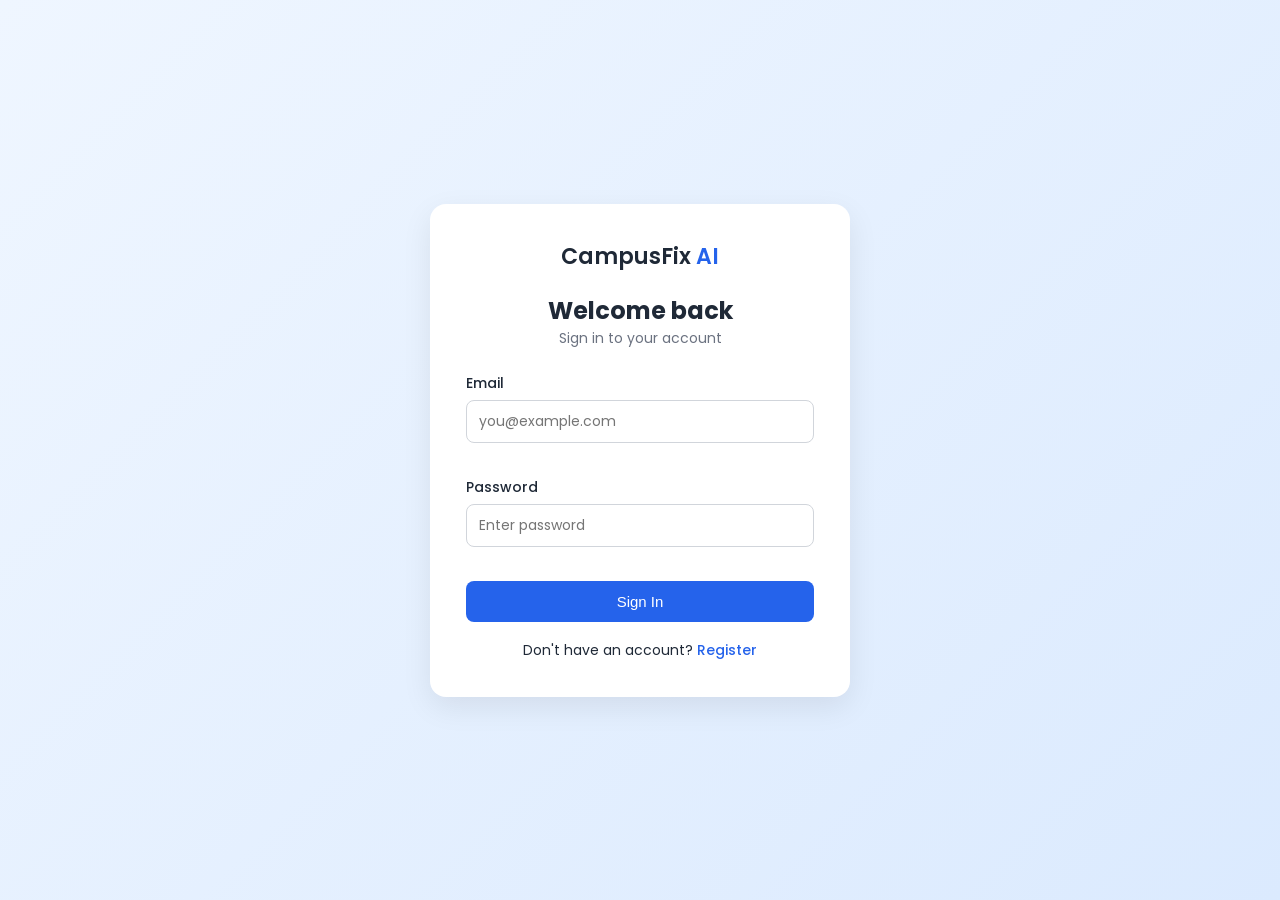
<file: pages/users.html>
<!DOCTYPE html>
<html lang="en">
<head>
  <meta charset="UTF-8">
  <meta name="viewport" content="width=device-width, initial-scale=1.0">
  <title>Manage Users - CampusFix AI</title>
  <link rel="preconnect" href="https://fonts.googleapis.com">
  <link href="https://fonts.googleapis.com/css2?family=Poppins:wght@400;500;600&display=swap" rel="stylesheet">
  <link rel="stylesheet" href="../css/style.css">
</head>
<body>
  <div class="app">
    <aside class="sidebar" id="sidebar"></aside>
    <div class="main">
      <header class="topbar" id="topbar"></header>
      <main class="content">
        <div class="page-head">
          <div>
            <h1>Manage Users</h1>
            <p class="page-sub">Add, edit or remove students, technicians and administrators.</p>
          </div>
          <button class="btn btn-primary" id="addBtn">+ Add User</button>
        </div>

        <div class="card">
          <div class="toolbar">
            <input type="text" id="searchBox" class="search-input" placeholder="Search by name or email">
            <select id="roleFilter" class="filter-select">
              <option value="">All roles</option>
              <option value="student">Student</option>
              <option value="technician">Technician</option>
              <option value="admin">Administrator</option>
            </select>
            <span class="muted" id="countText"></span>
          </div>
          <div class="table-wrap">
            <table class="table">
              <thead>
                <tr>
                  <th>ID</th>
                  <th>Name</th>
                  <th>Email</th>
                  <th>Role</th>
                  <th>Issues</th>
                  <th>Actions</th>
                </tr>
              </thead>
              <tbody id="userBody"></tbody>
            </table>
          </div>
        </div>
      </main>
    </div>
  </div>

  <!-- Add / Edit popup -->
  <div class="modal-overlay" id="formOverlay" hidden>
    <div class="modal modal-lg">
      <h3 id="formTitle">Add User</h3>
      <form id="userForm" novalidate>
        <div class="form-group">
          <label for="uName">Full Name</label>
          <input type="text" id="uName" placeholder="Full name">
          <small class="error" id="uNameError"></small>
        </div>
        <div class="form-group">
          <label for="uEmail">Email</label>
          <input type="email" id="uEmail" placeholder="user@example.com">
          <small class="error" id="uEmailError"></small>
        </div>
        <div class="form-group">
          <label for="uRole">Role</label>
          <select id="uRole">
            <option value="student">Student</option>
            <option value="technician">Technician</option>
            <option value="admin">Administrator</option>
          </select>
        </div>
        <div class="form-group">
          <label for="uPassword">Password</label>
          <input type="password" id="uPassword" placeholder="Minimum 8 characters">
          <small class="error" id="uPasswordError"></small>
        </div>
        <div class="modal-actions">
          <button type="button" class="btn btn-outline" id="formCancel">Cancel</button>
          <button type="submit" class="btn btn-primary" id="formSave">Save</button>
        </div>
      </form>
    </div>
  </div>

  <script src="../js/seed.js"></script>
  <script src="../js/storage.js"></script>
  <script src="../js/auth.js"></script>
  <script src="../js/utils.js"></script>
  <script src="../js/layout.js"></script>
  <script src="../js/users.js"></script>
</body>
</html>
</file>
<file: css/style.css>
:root {
  --primary: #2563eb;
  --primary-dark: #1d4ed8;
  --open: #f59e0b;
  --progress: #3b82f6;
  --resolved: #16a34a;
  --critical: #dc2626;
  --bg: #f3f4f6;
  --text: #1f2937;
  --white: #ffffff;
}

* {
  margin: 0;
  padding: 0;
  box-sizing: border-box;
}

body {
  font-family: 'Poppins', sans-serif;
  background: var(--bg);
  color: var(--text);
}
.container {
  width: 100%;
  max-width: 1100px;
  margin: 0 auto;
  padding: 0 20px;
}

a { text-decoration: none; }

/* Buttons */
.btn {
  display: inline-block;
  padding: 10px 20px;
  border-radius: 8px;
  font-weight: 500;
  font-size: 15px;
  cursor: pointer;
  border: 2px solid transparent;
  transition: 0.2s;
}
.btn-primary { background: var(--primary); color: var(--white); }
.btn-primary:hover { background: var(--primary-dark); }
.btn-outline { border-color: var(--primary); color: var(--primary); background: transparent; }
.btn-outline:hover { background: var(--primary); color: var(--white); }
.btn-lg { padding: 14px 28px; font-size: 16px; }

/* Navbar */
.navbar {
  background: var(--white);
  box-shadow: 0 2px 8px rgba(0, 0, 0, 0.06);
  position: sticky;
  top: 0;
  z-index: 100;
}
.nav-inner {
  display: flex;
  align-items: center;
  justify-content: space-between;
  height: 64px;
}
.logo { font-size: 22px; font-weight: 600; color: var(--text); }
.logo span { color: var(--primary); }
.nav-links { display: flex; gap: 28px; }
.nav-links a { color: var(--text); font-weight: 500; }
.nav-links a:hover { color: var(--primary); }
.nav-actions { display: flex; gap: 10px; }

/* Hero */
.hero {
  background: linear-gradient(135deg, #eff6ff, #dbeafe);
  padding: 90px 0;
  text-align: center;
}
.hero h1 { font-size: 44px; line-height: 1.25; margin-bottom: 18px; }
.hero h1 span { color: var(--primary); }
.hero p { max-width: 600px; margin: 0 auto 30px; font-size: 18px; color: #4b5563; }
.hero-actions { display: flex; gap: 14px; justify-content: center; flex-wrap: wrap; }

/* Sections */
.section-title { text-align: center; font-size: 30px; margin-bottom: 40px; }

/* Features */
.features { padding: 80px 0; background: var(--white); }
.feature-grid {
  display: grid;
  grid-template-columns: repeat(auto-fit, minmax(260px, 1fr));
  gap: 24px;
}
.feature-card {
  background: var(--bg);
  padding: 28px;
  border-radius: 12px;
  transition: 0.2s;
}
.feature-card:hover { transform: translateY(-4px); box-shadow: 0 8px 20px rgba(0, 0, 0, 0.08); }
.feature-card .icon { font-size: 32px; margin-bottom: 12px; }
.feature-card h3 { margin-bottom: 8px; font-size: 18px; }
.feature-card p { color: #4b5563; font-size: 14px; line-height: 1.6; }

/* How it works */
.how { padding: 80px 0; }
.steps {
  display: grid;
  grid-template-columns: repeat(auto-fit, minmax(200px, 1fr));
  gap: 24px;
}
.step { text-align: center; }
.step span {
  display: inline-flex;
  align-items: center;
  justify-content: center;
  width: 48px;
  height: 48px;
  border-radius: 50%;
  background: var(--primary);
  color: var(--white);
  font-weight: 600;
  margin-bottom: 12px;
}

/* Footer */
.footer {
  background: var(--text);
  color: #d1d5db;
  text-align: center;
  padding: 24px 0;
  font-size: 14px;
}
/* Auth pages */
.auth-body {
  min-height: 100vh;
  display: flex;
  align-items: center;
  justify-content: center;
  background: linear-gradient(135deg, #eff6ff, #dbeafe);
  padding: 20px;
}
.auth-card {
  background: var(--white);
  width: 100%;
  max-width: 420px;
  padding: 36px;
  border-radius: 16px;
  box-shadow: 0 10px 30px rgba(0, 0, 0, 0.08);
}
.auth-card .logo { display: block; text-align: center; margin-bottom: 20px; }
.auth-card h2 { text-align: center; }
.auth-sub { text-align: center; color: #6b7280; font-size: 14px; margin-bottom: 24px; }

.form-group { margin-bottom: 16px; }
.form-group label { display: block; font-weight: 500; font-size: 14px; margin-bottom: 6px; }
.form-group input,
.form-group select {
  width: 100%;
  padding: 10px 12px;
  border: 1.5px solid #d1d5db;
  border-radius: 8px;
  font-family: inherit;
  font-size: 14px;
}
.form-group input:focus,
.form-group select:focus { outline: none; border-color: var(--primary); }
.form-group input.invalid { border-color: var(--critical); }
.error { color: var(--critical); font-size: 12px; display: block; margin-top: 4px; min-height: 14px; }

.btn-full { width: 100%; text-align: center; }
.auth-switch { text-align: center; margin-top: 18px; font-size: 14px; }
.auth-switch a { color: var(--primary); font-weight: 500; }
/* App layout */
.app { display: flex; min-height: 100vh; }
.sidebar {
  width: 240px;
  background: var(--white);
  border-right: 1px solid #e5e7eb;
  padding: 20px 14px;
  position: fixed;
  top: 0;
  bottom: 0;
  left: 0;
  overflow-y: auto;
  z-index: 200;
}
.side-logo { display: block; margin-bottom: 24px; padding-left: 8px; }
.side-nav { display: flex; flex-direction: column; gap: 4px; }
.side-link {
  display: flex;
  align-items: center;
  gap: 10px;
  padding: 10px 12px;
  border-radius: 8px;
  color: var(--text);
  font-size: 14px;
  font-weight: 500;
}
.side-link:hover { background: var(--bg); }
.side-link.active { background: var(--primary); color: var(--white); }

.main { flex: 1; margin-left: 240px; min-width: 0; }
.topbar {
  background: var(--white);
  height: 64px;
  padding: 0 24px;
  display: flex;
  align-items: center;
  justify-content: space-between;
  box-shadow: 0 2px 8px rgba(0, 0, 0, 0.05);
  position: sticky;
  top: 0;
  z-index: 100;
}
.top-right { display: flex; align-items: center; gap: 16px; margin-left: auto; }
.user-chip { display: flex; flex-direction: column; text-align: right; line-height: 1.3; }
.user-chip small { color: #6b7280; text-transform: capitalize; }
.menu-btn { display: none; background: none; border: none; font-size: 24px; cursor: pointer; }
.content { padding: 28px 24px; }
.page-sub { color: #6b7280; margin: 6px 0 20px; }
.btn-sm { padding: 6px 14px; font-size: 13px; }
.btn-danger { background: var(--critical); color: var(--white); }
.btn-danger:hover { background: #b91c1c; }

/* Cards */
.card { background: var(--white); border-radius: 12px; padding: 20px; box-shadow: 0 2px 8px rgba(0, 0, 0, 0.05); }

/* Badges */
.badge { display: inline-block; padding: 3px 10px; border-radius: 20px; font-size: 12px; font-weight: 500; color: var(--white); }
.badge-open { background: var(--open); }
.badge-progress { background: var(--progress); }
.badge-resolved { background: var(--resolved); }
.badge-normal { background: #6b7280; }
.badge-high { background: #ea580c; }
.badge-critical { background: var(--critical); }

/* Toast */
#toastBox { position: fixed; top: 20px; right: 20px; z-index: 1000; display: flex; flex-direction: column; gap: 10px; }
.toast { padding: 12px 18px; border-radius: 8px; color: var(--white); font-size: 14px; box-shadow: 0 4px 12px rgba(0, 0, 0, 0.15); }
.toast-success { background: var(--resolved); }
.toast-error { background: var(--critical); }

/* Confirm popup */
.modal-overlay { position: fixed; inset: 0; background: rgba(0, 0, 0, 0.45); display: flex; align-items: center; justify-content: center; z-index: 999; padding: 20px; }
.modal { background: var(--white); border-radius: 12px; padding: 26px; width: 100%; max-width: 380px; }
.modal h3 { margin-bottom: 8px; }
.modal p { color: #4b5563; font-size: 14px; margin-bottom: 20px; }
.modal-actions { display: flex; gap: 10px; justify-content: flex-end; }
/* Role badges */
.badge-role-admin { background: #7c3aed; }
.badge-role-technician { background: #0891b2; }
.badge-role-student { background: #4b5563; }
.modal .error { min-height: 0; }
/* Mobile sidebar */
@media (max-width: 800px) {
  .sidebar { transform: translateX(-100%); transition: 0.25s; }
  .sidebar.open { transform: translateX(0); }
  .main { margin-left: 0; }
  .menu-btn { display: block; }
}
/* Dashboard */
.stat-grid { display: grid; grid-template-columns: repeat(auto-fit, minmax(200px, 1fr)); gap: 16px; margin-bottom: 24px; }
.stat-card { background: var(--white); border-radius: 12px; padding: 20px; box-shadow: 0 2px 8px rgba(0, 0, 0, 0.05); border-left: 5px solid var(--primary); }
.stat-card p { color: #6b7280; font-size: 14px; }
.stat-card h3 { font-size: 32px; margin-top: 4px; }
.stat-open { border-color: var(--open); }
.stat-progress { border-color: var(--progress); }
.stat-resolved { border-color: var(--resolved); }

.dash-grid { display: grid; grid-template-columns: 2fr 1fr; gap: 20px; }
.card-title { margin-bottom: 14px; font-size: 18px; }
.empty { color: #6b7280; font-size: 14px; }

.activity-item { display: flex; justify-content: space-between; gap: 12px; padding: 12px 0; border-bottom: 1px solid #f0f0f0; }
.activity-item:last-child { border-bottom: none; }
.activity-item p { color: #6b7280; font-size: 13px; margin-top: 2px; }
.activity-right { text-align: right; display: flex; flex-direction: column; gap: 4px; align-items: flex-end; }
.activity-right small { color: #9ca3af; font-size: 12px; }

.quick-links { display: flex; flex-direction: column; gap: 10px; }
.quick-link { background: var(--bg); padding: 12px 14px; border-radius: 8px; color: var(--text); font-weight: 500; font-size: 14px; }
.quick-link:hover { background: var(--primary); color: var(--white); }

@media (max-width: 900px) {
  .dash-grid { grid-template-columns: 1fr; }
}
/* Report form */
.form-card { max-width: 760px; }
.form-row { display: grid; grid-template-columns: 1fr 1fr; gap: 16px; }
.form-group textarea {
  width: 100%;
  padding: 10px 12px;
  border: 1.5px solid #d1d5db;
  border-radius: 8px;
  font-family: inherit;
  font-size: 14px;
  resize: vertical;
}
.form-group textarea:focus { outline: none; border-color: var(--primary); }
.form-group textarea.invalid { border-color: var(--critical); }
.photo-preview { margin-top: 12px; display: flex; align-items: flex-end; gap: 14px; }
.photo-preview img { max-width: 200px; max-height: 150px; border-radius: 8px; border: 1px solid #e5e7eb; }

.success-box { max-width: 480px; text-align: center; padding: 36px; }
.success-icon { font-size: 44px; margin-bottom: 8px; }
.success-box p { color: #6b7280; margin: 6px 0; }
.report-id { font-size: 30px; font-weight: 600; color: var(--primary); margin: 8px 0 22px; }
.success-actions { display: flex; gap: 12px; justify-content: center; flex-wrap: wrap; }

@media (max-width: 600px) {
  .form-row { grid-template-columns: 1fr; }
}
[hidden] { display: none !important; }
/* Tables */
.page-head { display: flex; justify-content: space-between; align-items: flex-start; gap: 12px; flex-wrap: wrap; }
.table-wrap { overflow-x: auto; }
.table { width: 100%; border-collapse: collapse; font-size: 14px; }
.table th { text-align: left; padding: 12px 10px; background: var(--bg); color: #4b5563; font-weight: 600; white-space: nowrap; }
.table td { padding: 12px 10px; border-bottom: 1px solid #f0f0f0; vertical-align: middle; }
.table tr:last-child td { border-bottom: none; }
.table .actions { white-space: nowrap; }
.empty-cell { text-align: center; color: #6b7280; padding: 30px 10px !important; }
.muted { color: #6b7280; }
.modal-lg { max-width: 560px; max-height: 90vh; overflow-y: auto; }
.modal .form-group { margin-bottom: 12px; }
/* Mobile */
/* Admin issues */
.toolbar { display: flex; align-items: center; gap: 12px; flex-wrap: wrap; margin-bottom: 16px; }
.search-input { flex: 1; min-width: 220px; padding: 10px 12px; border: 1.5px solid #d1d5db; border-radius: 8px; font-family: inherit; font-size: 14px; }
.search-input:focus, .filter-select:focus, .inline-select:focus { outline: none; border-color: var(--primary); }
.filter-select { padding: 10px 12px; border: 1.5px solid #d1d5db; border-radius: 8px; font-family: inherit; font-size: 14px; background: var(--white); }
.inline-select { padding: 6px 8px; border: 1.5px solid #d1d5db; border-radius: 6px; font-family: inherit; font-size: 13px; background: var(--white); }
.row-critical { background: #fef2f2; }
.row-critical td:first-child { border-left: 4px solid var(--critical); }
.alert-critical { background: #fee2e2; color: #991b1b; border: 1px solid #fca5a5; border-radius: 10px; padding: 12px 16px; margin-bottom: 16px; font-weight: 500; font-size: 14px; }
@media (max-width: 700px) {
  .nav-links { display: none; }
  .hero h1 { font-size: 30px; }
  .hero { padding: 60px 0; }
}

/* Buildings & Categories */
.two-col { display: grid; grid-template-columns: 1fr 1fr; gap: 20px; align-items: start; }
.add-row { display: flex; gap: 10px; margin-bottom: 6px; }
.add-row .search-input { min-width: 0; }
.card .error { margin-bottom: 10px; }

@media (max-width: 900px) {
  .two-col { grid-template-columns: 1fr; }
}

/* Technician tasks */
.task-grid { display: grid; gap: 16px; }
.task-card { background: var(--white); border-radius: 12px; padding: 20px; box-shadow: 0 2px 8px rgba(0, 0, 0, 0.05); border-left: 5px solid var(--progress); }
.task-card.task-open { border-left-color: var(--open); }
.task-card.task-resolved { border-left-color: var(--resolved); opacity: 0.85; }
.task-card.task-critical { border-left-color: var(--critical); background: #fef2f2; }
.task-head { display: flex; justify-content: space-between; gap: 12px; flex-wrap: wrap; margin-bottom: 8px; }
.task-title { font-size: 17px; }
.task-meta { color: #6b7280; font-size: 13px; margin-top: 2px; }
.task-badges { display: flex; gap: 6px; align-items: center; flex-wrap: wrap; }
.urgent-tag { background: var(--critical); color: var(--white); font-size: 11px; font-weight: 600; padding: 3px 8px; border-radius: 20px; letter-spacing: 0.5px; }
.task-desc { font-size: 14px; margin: 8px 0 14px; color: #374151; }
.task-actions { display: flex; gap: 8px; flex-wrap: wrap; }
.btn-success { background: var(--resolved); color: var(--white); }
.btn-success:hover { background: #15803d; }
.notes-box { margin-top: 16px; border-top: 1px solid #f0f0f0; padding-top: 12px; }
.notes-box h4 { font-size: 14px; margin-bottom: 8px; }
.note-item { background: var(--bg); border-radius: 8px; padding: 10px 12px; margin-bottom: 8px; display: flex; justify-content: space-between; gap: 10px; }
.note-item p { font-size: 14px; }
.note-item small { color: #6b7280; font-size: 12px; }
.note-actions { display: flex; gap: 6px; align-items: flex-start; white-space: nowrap; }

/* Issue details */
.back-link { display: inline-block; margin-bottom: 14px; color: var(--primary); font-weight: 500; font-size: 14px; }
.detail-grid { display: grid; grid-template-columns: 1.4fr 1fr; gap: 20px; align-items: start; }
.info-row { display: flex; justify-content: space-between; gap: 12px; padding: 10px 0; border-bottom: 1px solid #f0f0f0; font-size: 14px; }
.info-row span { color: #6b7280; }
.info-row strong { text-align: right; font-weight: 500; }
.detail-desc { font-size: 14px; line-height: 1.7; color: #374151; }
.detail-photo { max-width: 100%; max-height: 320px; border-radius: 10px; border: 1px solid #e5e7eb; }
.empty-state { text-align: center; padding: 40px; }
.empty-state p { color: #6b7280; margin-top: 8px; }

/* Status stepper */
.stepper { display: flex; align-items: center; justify-content: space-between; gap: 8px; }
.step-item { flex: 1; text-align: center; position: relative; }
.step-item:not(:last-child)::after { content: ''; position: absolute; top: 16px; left: 55%; width: 90%; height: 3px; background: #e5e7eb; }
.step-item.done:not(:last-child)::after { background: var(--resolved); }
.step-dot { position: relative; z-index: 1; display: inline-flex; align-items: center; justify-content: center; width: 34px; height: 34px; border-radius: 50%; background: #e5e7eb; color: #6b7280; font-weight: 600; font-size: 14px; }
.step-item.done .step-dot { background: var(--resolved); color: var(--white); }
.step-item.current .step-dot { background: var(--primary); color: var(--white); box-shadow: 0 0 0 4px #dbeafe; }
.step-item p { font-size: 13px; margin-top: 6px; color: #6b7280; }
.step-item.current p { color: var(--text); font-weight: 600; }

/* Timeline */
.timeline { position: relative; padding-left: 22px; border-left: 2px solid #e5e7eb; margin-left: 6px; }
.tl-item { position: relative; padding-bottom: 18px; }
.tl-item:last-child { padding-bottom: 0; }
.tl-dot { position: absolute; left: -29px; top: 3px; width: 12px; height: 12px; border-radius: 50%; background: var(--open); border: 2px solid var(--white); box-shadow: 0 0 0 2px #e5e7eb; }
.tl-inprogress { background: var(--progress); }
.tl-resolved { background: var(--resolved); }
.tl-body p { font-size: 14px; }
.tl-body small { color: #6b7280; margin-right: 6px; }

/* Add note */
.note-form { margin-bottom: 14px; }
.note-form textarea { width: 100%; padding: 10px 12px; border: 1.5px solid #d1d5db; border-radius: 8px; font-family: inherit; font-size: 14px; resize: vertical; margin-bottom: 6px; }
.note-form textarea:focus { outline: none; border-color: var(--primary); }

@media (max-width: 900px) {
  .detail-grid { grid-template-columns: 1fr; }
}
/* Analytics */
.chart-grid { display: grid; grid-template-columns: 1fr 1fr; gap: 20px; }
.chart-box { position: relative; height: 280px; }
.stat-critical { border-color: var(--critical); }
.chart-error { background: #fee2e2; color: #991b1b; border: 1px solid #fca5a5; border-radius: 10px; padding: 12px 16px; margin-bottom: 16px; font-size: 14px; }

@media (max-width: 900px) {
  .chart-grid { grid-template-columns: 1fr; }
}

/* Bar charts */
.chart-box { height: auto; max-height: 320px; overflow-y: auto; }
.bar-row { display: grid; grid-template-columns: 150px 1fr 90px; gap: 10px; align-items: center; margin-bottom: 14px; font-size: 14px; }
.bar-label { font-weight: 500; }
.bar-track { background: #f0f0f0; border-radius: 20px; height: 14px; overflow: hidden; }
.bar-fill { height: 100%; border-radius: 20px; transition: width 0.4s; }
.bar-value { text-align: right; color: #4b5563; font-size: 13px; }

@media (max-width: 600px) {
  .bar-row { grid-template-columns: 100px 1fr 70px; }
}

/* Profile */
.profile-grid { display: grid; grid-template-columns: 300px 1fr; gap: 20px; align-items: start; }
.profile-card { text-align: center; }
.avatar { width: 84px; height: 84px; border-radius: 50%; background: var(--primary); color: var(--white); font-size: 36px; font-weight: 600; display: flex; align-items: center; justify-content: center; margin: 0 auto 14px; }
.profile-card h2 { font-size: 20px; }
.profile-stats { display: flex; gap: 12px; justify-content: center; }
.pstat { background: var(--bg); border-radius: 10px; padding: 12px 18px; min-width: 100px; }
.pstat strong { display: block; font-size: 22px; }
.pstat span { font-size: 12px; color: #6b7280; }
.form-group input:disabled { background: #f3f4f6; color: #6b7280; cursor: not-allowed; }
.danger-zone { border: 1.5px solid #fca5a5; }

@media (max-width: 900px) {
  .profile-grid { grid-template-columns: 1fr; }
}
/* Notification bell */
.bell-wrap { position: relative; }
.bell-btn { position: relative; background: none; border: none; font-size: 22px; cursor: pointer; padding: 6px 8px; border-radius: 8px; }
.bell-btn:hover { background: var(--bg); }
.bell-count { position: absolute; top: 0; right: 0; background: var(--critical); color: var(--white); font-size: 11px; font-weight: 600; min-width: 18px; height: 18px; border-radius: 9px; display: flex; align-items: center; justify-content: center; padding: 0 4px; }
.bell-panel { position: absolute; right: 0; top: 46px; width: 340px; max-width: 90vw; background: var(--white); border-radius: 12px; box-shadow: 0 10px 30px rgba(0, 0, 0, 0.18); z-index: 300; overflow: hidden; }
.bell-head { display: flex; justify-content: space-between; align-items: center; padding: 12px 14px; border-bottom: 1px solid #f0f0f0; font-size: 14px; }
.bell-head div { display: flex; gap: 10px; }
.link-btn { background: none; border: none; color: var(--primary); font-family: inherit; font-size: 12px; font-weight: 500; cursor: pointer; }
.link-btn:hover { text-decoration: underline; }
#bellList { max-height: 360px; overflow-y: auto; }
.bell-item { display: flex; justify-content: space-between; gap: 8px; padding: 12px 14px; border-bottom: 1px solid #f5f5f5; cursor: pointer; }
.bell-item:hover { background: var(--bg); }
.bell-item.unread { background: #eff6ff; }
.bell-item.unread .bell-text p { font-weight: 600; }
.bell-text p { font-size: 13px; }
.bell-text small { color: #9ca3af; font-size: 11px; }
.bell-del { background: none; border: none; color: #9ca3af; font-size: 18px; cursor: pointer; line-height: 1; }
.bell-del:hover { color: var(--critical); }
.bell-empty { padding: 24px; text-align: center; color: #6b7280; font-size: 13px; }

/* Smart suggestion */
.smart-box { display: flex; justify-content: space-between; align-items: center; gap: 12px; background: #fffbeb; border: 1px solid #fcd34d; border-radius: 10px; padding: 12px 14px; margin-bottom: 16px; font-size: 14px; }
.smart-box p { margin-top: 2px; }
.smart-hint { font-size: 12px; margin-top: 4px; color: #92400e; }
</file>
